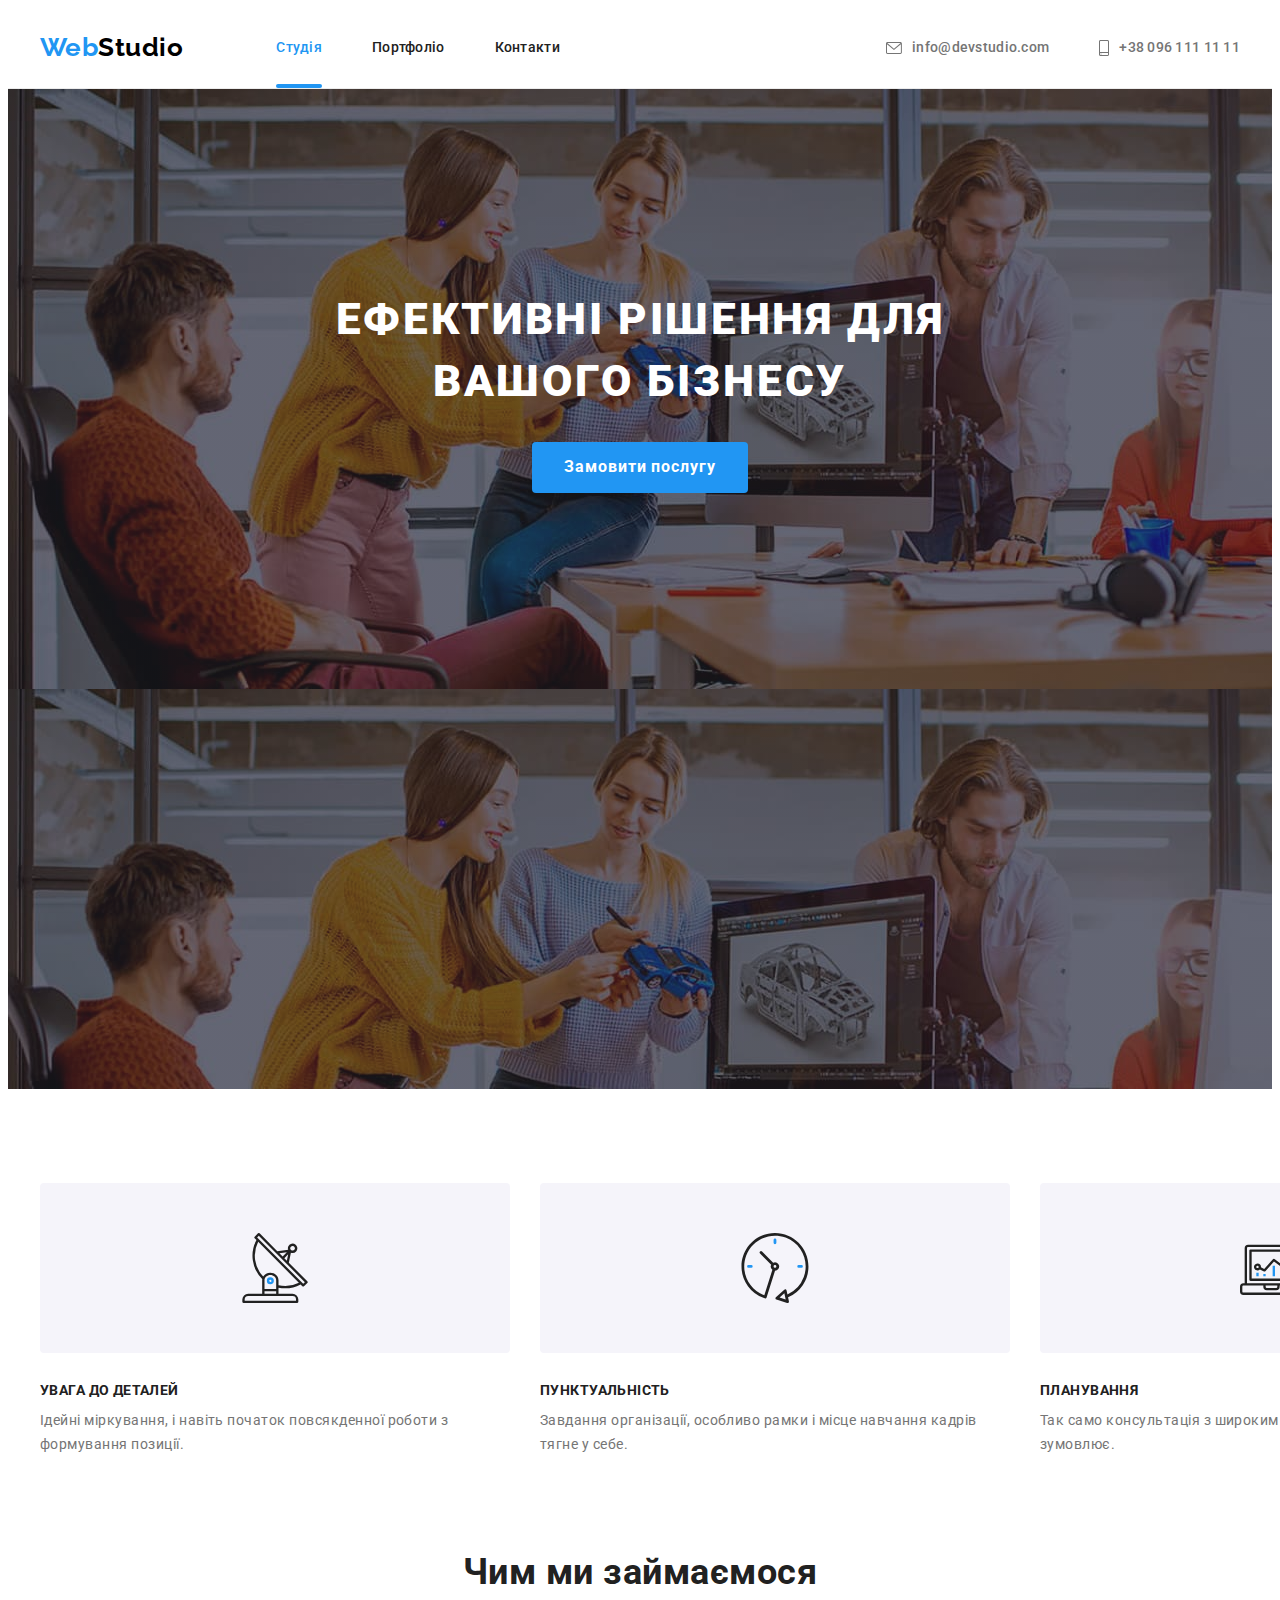
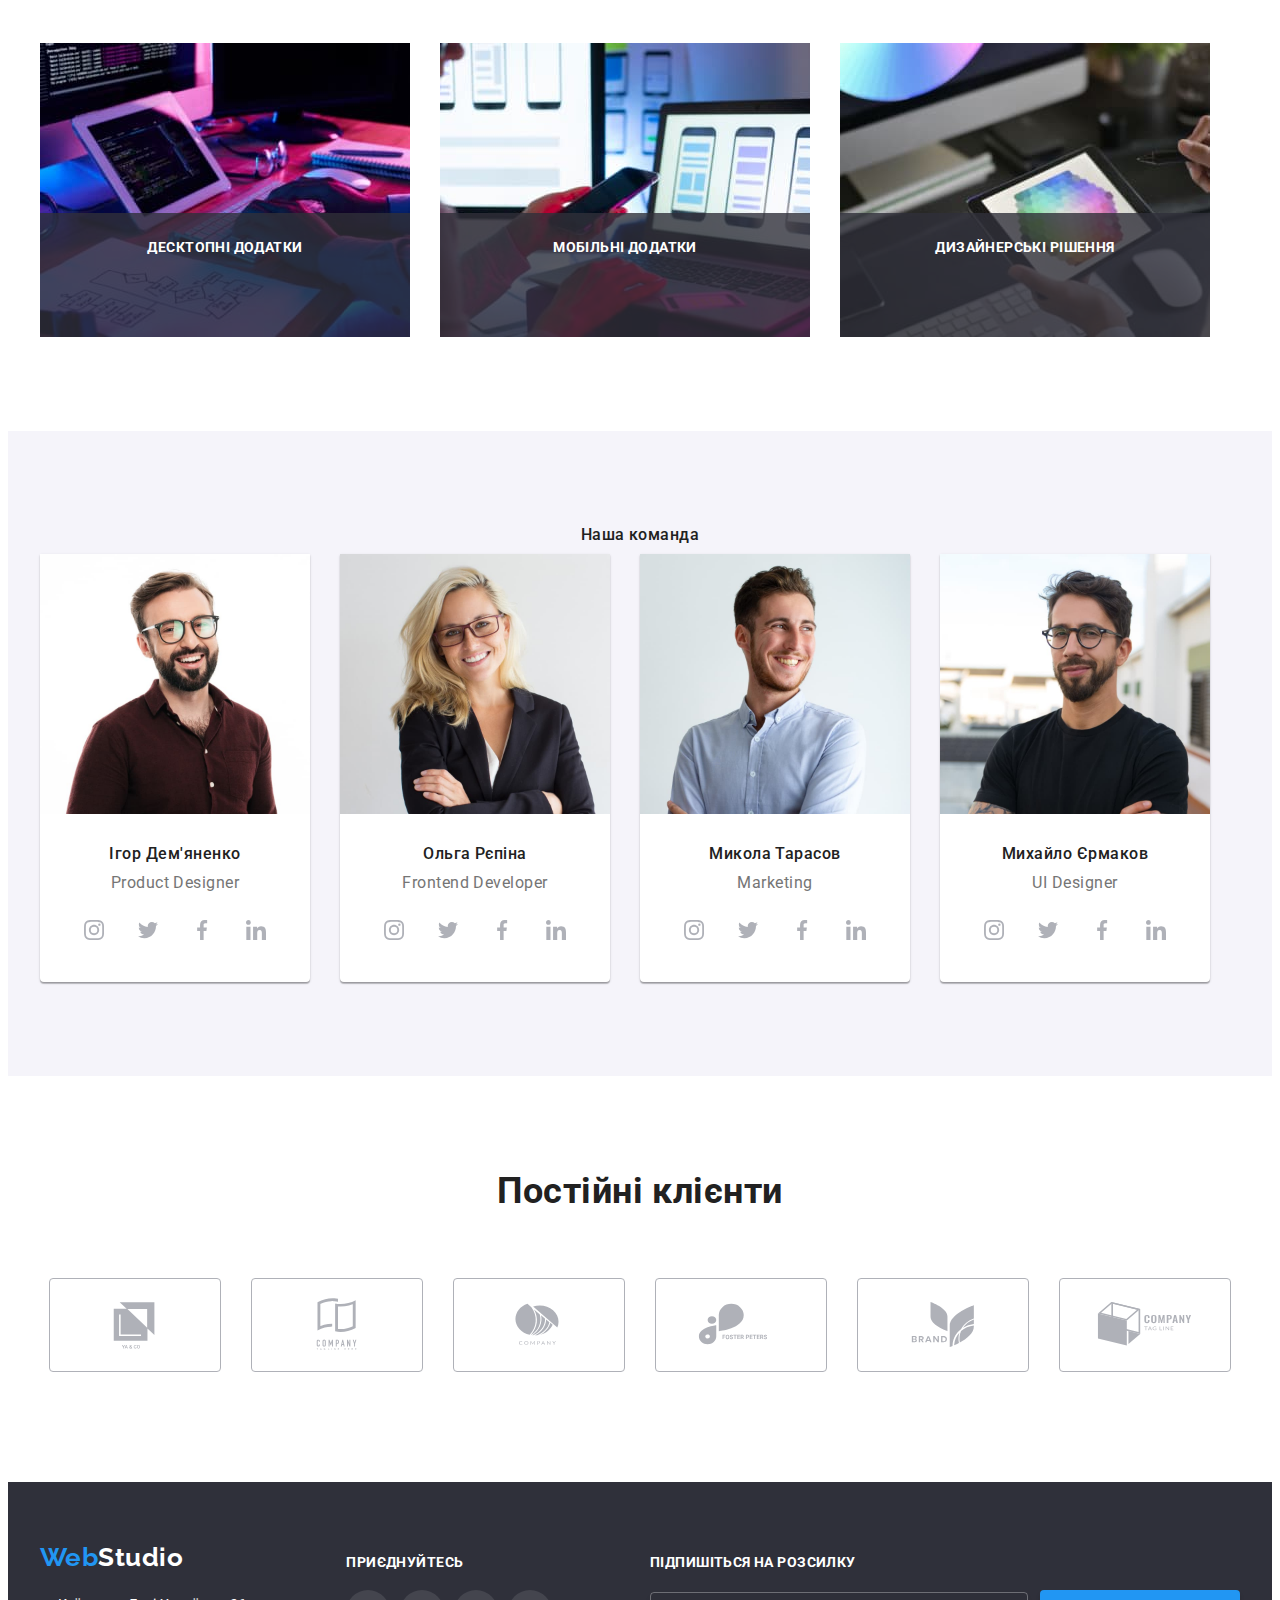
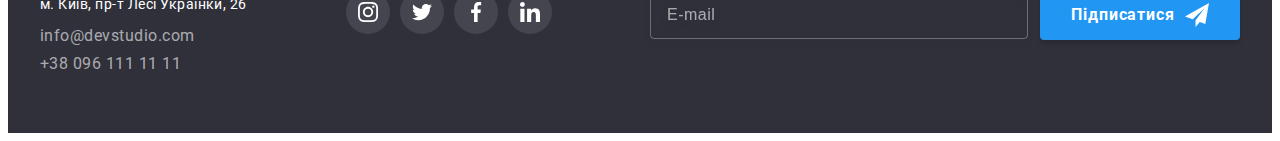
<file: index.html>
<!DOCTYPE html>
<html lang="en">
<head>
    <meta charset="UTF-8">
    <meta http-equiv="X-UA-Compatible" content="IE=edge">
    <meta name="viewport" content="width=device-width, initial-scale=1.0">
    <title>Document</title>
    <link href="https://fonts.googleapis.com/css2?family=Raleway:wght@700&family=Roboto:wght@400;500;700;900&display=swap" rel="stylesheet">
    <link rel="stylesheet" href="https://cdnjs.cloudflare.com/ajax/libs/modern-normalize/1.1.0/modern-normalize.min.css" integrity="sha512-wpPYUAdjBVSE4KJnH1VR1HeZfpl1ub8YT/NKx4PuQ5NmX2tKuGu6U/JRp5y+Y8XG2tV+wKQpNHVUX03MfMFn9Q==" crossorigin="anonymous" referrerpolicy="no-referrer"/>
    <link rel="stylesheet" href="./css/main.min.css">
    <link rel="stylesheet" href="./css/styles.css">
   

</head>
<body class="body">
    <header class="header">
        <div class="header__container container">
        <nav class="nav">
            <a class="header-logo__link" href="./index.html" >Web<span class="header__logo">Studio</span></a>
            <ul class="nav__list list">
                <li class="nav__item"><a href="./index.html" class="nav__link current marker">Студія</a></li>
                <li class="nav__item"><a href="./portfolio.html" class="nav__link">Портфоліо</a></li>
                <li class="nav__item"><a href="" class="nav__link">Контакти</a></li>
            </ul>
        </nav>
    
        <ul class="header-address__list list">
            <li class="header-address__item"><a href="mailto:info@devstudio.com" class="header-address__link">
                <svg class="header-address__icon" width="16" height="12">
                    <use href="./images/symbol-defs2.svg#icon-envelope"></use>
                </svg>
                info@devstudio.com</a>
            </li>
            <li class="header-address__item"><a href="tel:+380961111111" class="header-address__link">
                <svg class="header-address__icon" width="10" height="16">
                    <use href="./images/symbol-defs2.svg#icon-smartphone"></use>
                </svg>
                +38 096 111 11 11</a>
            </li>
        </ul>
    </div>
    </header>
    
    <main>
            <section class="hero">
                <div class="hero__container container">
                <h1 class="hero__title">Ефективні рішення для <br>вашого бізнесу</h1>
                <button class="hero__button" type="button" data-modal-open>Замовити послугу</button>
            </div>
            </section>
    
        <section class="desc">
            <div class="desc__container container">
            <ul class="desc__list list">
                <li class="desc__item">
                    <div class="desc__wrap">
                        <svg class="desc__icon" width="70" height="70">
                            <use href="./images/symbol-defs2.svg#icon-antenna"></use>
                        </svg>
                    </div>
                    <h3 class="desc__title ">УВАГА ДО ДЕТАЛЕЙ</h3>
                    <p class="desc__text">Ідейні міркування, і навіть початок повсякденної роботи з формування позиції.</p>
                    
                </li>
                <li class="desc__item">
                    <div class="desc__wrap">
                        <svg class="desc__icon" width="70" height="70">
                            <use href="./images/symbol-defs2.svg#icon-clock"></use>
                        </svg>
                    </div>
                    <h3 class="desc__title  ">ПУНКТУАЛЬНІСТЬ</h3>
                    <p class="desc__text">Завдання організації, особливо рамки і місце навчання кадрів тягне у себе.</p>
                </li>
                <li class="idesc__item">
                    <div class="desc__wrap">
                        <svg class="desc__icon" width="70" height="70">
                            <use href="./images/symbol-defs2.svg#icon-diagram"></use>
                        </svg>
                    </div>
                    <h3 class="desc__title ">ПЛАНУВАННЯ</h3>
                    <p class="desc__text">Так само консультація з широким активом значною мірою зумовлює.</p>
                </li>
                <li class="desc__item">
                    <div class="desc__wrap">
                        <svg class="desc__icon" width="70" height="70">
                            <use href="./images/symbol-defs2.svg#icon-astrounaut"></use>
                        </svg>
                    </div>
                    <h3 class="desc__title">СУЧАСНІ ТЕХНОЛОГІЇ</h3>
                    <p class="desc__text">Значимість цих проблем настільки очевидна, що реалізація планових завдань.</p>
                </li>
            </ul>
        </div>
        </section>
    
        <section class="images nopadding">
            <div class="images__container container">
            <h2 class="images__title ">Чим ми займаємося</h2>
            <ul class="images__list list">
                <li class="images__item">
                    <div class="images__wrap">
                        <img src="./images/layot.jpg" alt="Розмітка" width="370" height="294">
                        <p class="images__text">Десктопні додатки</p>
                    </div>
                </li>
                <li class="images__item">
                    <div class="images__wrap">
                        <img src="./images/mobile.jpg" alt="Мобільні додатки" width="370" height="294">
                        <p class="images__text">Мобільні додатки</p>
                    </div>
                </li>
                <li class="images__item">
                    <div class="images__wrap">
                        <img src="./images/design.jpg" alt="Дизайн" width="370" height="294">
                        <p class="images__text">Дизайнерські рішення</p>
                    </div>
                </li>
            </ul> 
        </div>
        </section>
    
        <section class="team ">
            <div class="team__container container">
            <h2 class="team__title">Наша команда</h2>
            <ul class="team__list list">
                <li class="team__item">
                    <img src="./images/product_designer.jpg" alt="Дизайнер" width="270" height="260">
                    <div class="team__wrap">
                    <h3 class="team__title">Ігор Дем'яненко</h3>
                    <p class="team__text">Product Designer</p>
                    <ul class="team__aside">           
                        <li class="team__social">
                            <a href="" class="team__link">
                        <svg class="team__icon" width="20" height="20">
                            <use href="./images/symbol-defs2.svg#icon-instagram"></use>
                        </svg></a>
                        </li>
                        <li class="team__social">
                            <a href="" class="team__link">
                        <svg class="team__icon" width="20" height="20">
                            <use href="./images/symbol-defs2.svg#icon-twitter"></use>
                        </svg></a>
                        </li>
                        <li class="team__social">
                            <a href="" class="team__link">
                        <svg class="team__icon" width="20" height="20">
                            <use href="./images/symbol-defs2.svg#icon-facebook"></use>
                        </svg></a>
                        </li>
                        <li class="team__social">
                            <a href="" class="team__link">
                        <svg class="team__icon" width="20" height="20">
                            <use href="./images/symbol-defs2.svg#icon-linkedin"></use>
                        </svg></a>
                        </li>
                    </ul>
                </div>
                </li>
                <li class="team__item">
                    <img src="./images/frontend_developer.jpg" alt="Разработчик" width="270" height="260">
                    <div class="team__wrap">
                    <h3 class="team__title">Ольга Рєпіна</h3>
                    <p class="team__text">Frontend Developer</p>
                    <ul class="team__aside">
                        <li class="team__social">
                            <a href="" class="team__link">
                        <svg class="team__icon" width="20" height="20">
                            <use href="./images/symbol-defs2.svg#icon-instagram"></use>
                        </svg></a>
                        </li>
                        <li class="team__social">
                            <a href="" class="team__link">
                        <svg class="team__icon" width="20" height="20">
                            <use href="./images/symbol-defs2.svg#icon-twitter"></use>
                        </svg></a>
                        </li>
                        <li class="team__social">
                            <a href="" class="team__link">
                        <svg class="team__icon" width="20" height="20">
                            <use href="./images/symbol-defs2.svg#icon-facebook"></use>
                        </svg></a>
                        </li>
                        <li class="team__social">
                            <a href="" class="team__link">
                        <svg class="team__icon" width="20" height="20">
                            <use href="./images/symbol-defs2.svg#icon-linkedin"></use>
                        </svg></a>
                        </li>
                    </ul>
                </div>
                </li>
                <li class="team__item">
                    <img src="./images/marketing.jpg" alt="Маркетинг" width="270" height="260">
                    <div class="team__wrap">
                    <h3 class="team__title">Микола Тарасов</h3>
                    <p class="team__text">Marketing</p>
                    <ul class="team__aside">
                        <li class="team__social">
                            <a href="" class="team__link">
                        <svg class="team__icon" width="20" height="20">
                            <use href="./images/symbol-defs2.svg#icon-instagram"></use>
                        </svg></a>
                        </li>
                        <li class="team__social">
                            <a href="" class="team__link">
                        <svg class="team__icon" width="20" height="20">
                            <use href="./images/symbol-defs2.svg#icon-twitter"></use>
                        </svg></a>
                        </li>
                        <li class="team__social">
                            <a href="" class="team__link">
                        <svg class="team__icon" width="20" height="20">
                            <use href="./images/symbol-defs2.svg#icon-facebook"></use>
                        </svg></a>
                        </li>
                        <li class="team__social">
                            <a href="" class="team__link">
                        <svg class="team__icon" width="20" height="20">
                            <use href="./images/symbol-defs2.svg#icon-linkedin"></use>
                        </svg></a>
                        </li>
                    </ul>
                </div>
                </li>
                <li class="team__item">
                    <img src="./images/ui_designer.jpg" alt="Дизайнер-інтерфейс" width="270" height="260">
                    <div class="team__wrap">
                    <h3 class="team__title">Михайло Єрмаков</h3>
                    <p class="team__text">UI Designer</p>
                    <ul class="team__aside">
                        <li class="team__social">
                            <a href="" class="team__link">
                        <svg class="team__icon" width="20" height="20">
                            <use href="./images/symbol-defs2.svg#icon-instagram"></use>
                        </svg></a>
                        </li>
                        <li class="team__social">
                            <a href="" class="team__link">
                        <svg class="team__icon" width="20" height="20">
                            <use href="./images/symbol-defs2.svg#icon-twitter"></use>
                        </svg></a>
                        </li>
                        <li class="team__social">
                            <a href="" class="team__link">
                        <svg class="team__icon" width="20" height="20">
                            <use href="./images/symbol-defs2.svg#icon-facebook"></use>
                        </svg></a>
                        </li>
                        <li class="team__social">
                            <a href="" class="team__link">
                        <svg class="team__icon" width="20" height="20">
                            <use href="./images/symbol-defs2.svg#icon-linkedin"></use>
                        </svg></a>
                        </li>
                    </ul>
                </div>
                
            </ul>
        </div>
        </section>

        <section class="company">
            <div class="company__container container">
                <h2 class="company__title ">Постійні клієнти</h2>
                <ul class="company__list list">
                    <li class="company__item">
                        <a href="" class="company__link">
                            <svg class="company__icon" width="106" height="60">
                                <use href="./images/symbol-defs2.svg#icon-company1"></use>
                            </svg></a>
                     </li>
                     <li class="company__item">
                        <a href="" class="company__link">
                                <svg class="company__icon" width="106" height="60">
                                    <use href="./images/symbol-defs2.svg#icon-company2"></use>
                                </svg></a>
                    </li>
                     <li class="company__item">
                         <a href="" class="company__link">
                             <svg class="company__icon" width="106" height="60">
                                 <use href="./images/symbol-defs2.svg#icon-company3"></use>
                             </svg></a>
                    </li>
                    <li class="lcompany__item">
                         <a href="" class="company__link">
                             <svg class="company__icon" width="106" height="60">
                                 <use href="./images/symbol-defs2.svg#icon-company4"></use>
                             </svg></a>
                    </li>
                    <li class="company__item">
                         <a href="" class="company__link">
                             <svg class="company__icon" width="106" height="60">
                                 <use href="./images/symbol-defs2.svg#icon-company5"></use>
                            </svg></a>
                    </li>
                     <li class="company__item">
                        <a href="" class="company__link">
                            <svg class="company__icon" width="106" height="60">
                                 <use href="./images/symbol-defs2.svg#icon-company6"></use>
                            </svg></a>
                    </li>
                </ul>
            </div>

        </section>
    </main>

    <footer class="footer">
        <div class="footer__container container">
            <div class="footer-address">
        <a class="footer-logo__link" href="/index.html">Web<span class="footer__logo">Studio</span></a>
        <address class="footer-address__desc">
            <p class="footer-address__text">м. Київ, пр-т Лесі Українки, 26</p>
            <ul class="footer-address__list list">
                <li class="footer-address__item"><a href="mailto:info@devstudio.com" class="footer-address__link">info@devstudio.com</a></li>
                <li class="footer-address__item"><a href="tel:+380961111111" class="footer-address__link">+38 096 111 11 11</a></li>
            </ul>
        </address> 
        </div>
            <div class="navigation">
                <p class="navigation__title">Приєднуйтесь</p>
                <ul class="navigation__list list">
                    <li class="navigation__item">
                        <a href="" class="navigation__link">
                    <svg class="navigation__icon" width="20" height="20">
                        <use href="./images/symbol-defs2.svg#icon-instagram"></use>
                    </svg></a>
                    </li>
                    <li class="navigation__item">
                        <a href="" class="navigation__link">
                    <svg class="navigation__icon" width="20" height="20">
                        <use href="./images/symbol-defs2.svg#icon-twitter"></use>
                    </svg></a>
                    </li>
                    <li class="navigation__item">
                        <a href="" class="navigation__link">
                    <svg class="navigation__icon" width="20" height="20">
                        <use href="./images/symbol-defs2.svg#icon-facebook"></use>
                    </svg></a>
                    </li>
                    <li class="navigation__item">
                        <a href="" class="navigation__link">
                    <svg class="navigation__icon" width="20" height="20">
                        <use href="./images/symbol-defs2.svg#icon-linkedin"></use>
                    </svg></a>
                    </li>
                </ul>
            </div>
            
                <div class="form">
                    <p class="form__title">Підпишіться на розсилку</p>
                    <form class="form-field">
                    <label for="mail"></label>
                    <input class="form-field__input" type="email" name="user_mail" id="mail" placeholder="E-mail">
                    <button type="submit" class="form-field__button">
                        Підписатися
                        <svg class="form-field__icon" width="24" height="24">
                            <use href="./images/symbol-defs2.svg#icon-airplane"></use>
                        </svg>
                    </button>
                </form>
                </div>       
    </div>
    </footer>

    <div class="backdrop is-hidden" data-modal>
        <div class="modal">
            <button class="modal__button" type="button" data-modal-close>
                <svg class="modal__icon" width="11" height="11">
                    <use href="./images/symbol-defs2.svg#icon-button"></use>
                </svg>
            </button>
            <strong class="modal__label">Залиште свої дані, ми вам передзвонимо</strong>
            <form class="modal-form" name="modal_form">

            <div class="modal-form__group" role="group">
                  
                <div class="modal-form__wrapper">
                    <label class="modal-form__label" for="user_name" >Ім'я</label> 
                   <input class="modal-form__field" type="text" name="user_name" id="user_name">
                <svg class="modal-form__icon" width="18" height="18">
                    <use href="./images/symbol-defs2.svg#icon-person"></use>
                </svg>  
            </div>

                <div class="modal-form__wrapper">
                    <label class="modal-form__label" for="user_phone" >Телефон</label> 
                    <input class="modal-form__field" type="tel" name="user_phone" id="user_phone">    
                    <svg class="modal-form__icon" width="18" height="18">
                     <use href="./images/symbol-defs2.svg#icon-phone"></use>
                 </svg>
                 </div>
                   
                <div class="modal-form__wrapper">
                    <label class="modal-form__label" for="user_mail" >Пошта</label> 
                    <input class="modal-form__field" type="text" name="user_mail" id="user_mail">  
                    <svg class="modal-form__icon" width="18" height="18">
                     <use href="./images/symbol-defs2.svg#icon-email"></use>
                 </svg>
                 </div>
                 <div class="modal-form__wrap">
                     <label class="modal-form__label" for="user_message">Коментар</label>  
                     <textarea class="modal-form__message" name="user_message" id="user_message" rows="10" placeholder="Введіть текст"></textarea>
                </div>
                </div>
                <div class="modal-form__agrement" role="group">
                    <input class="modal-form__checkbox" type="checkbox" name="user_agrement" id="user_agrement"/>
                    <span class="checkbox__icon"></span>
                    <label class="modal-form__desc" for="user_agrement">Погоджуюся з розсилкою та приймаю <a class="modal-form__link" href="">Умови договору</a></label> 
                </div>
                <button class="modal-form__button" type="submit">Відправити</button>
            </form>
        </div>
    </div>

    <script src="./js/modal.js"></script>
    
</body>
</html>
</file>
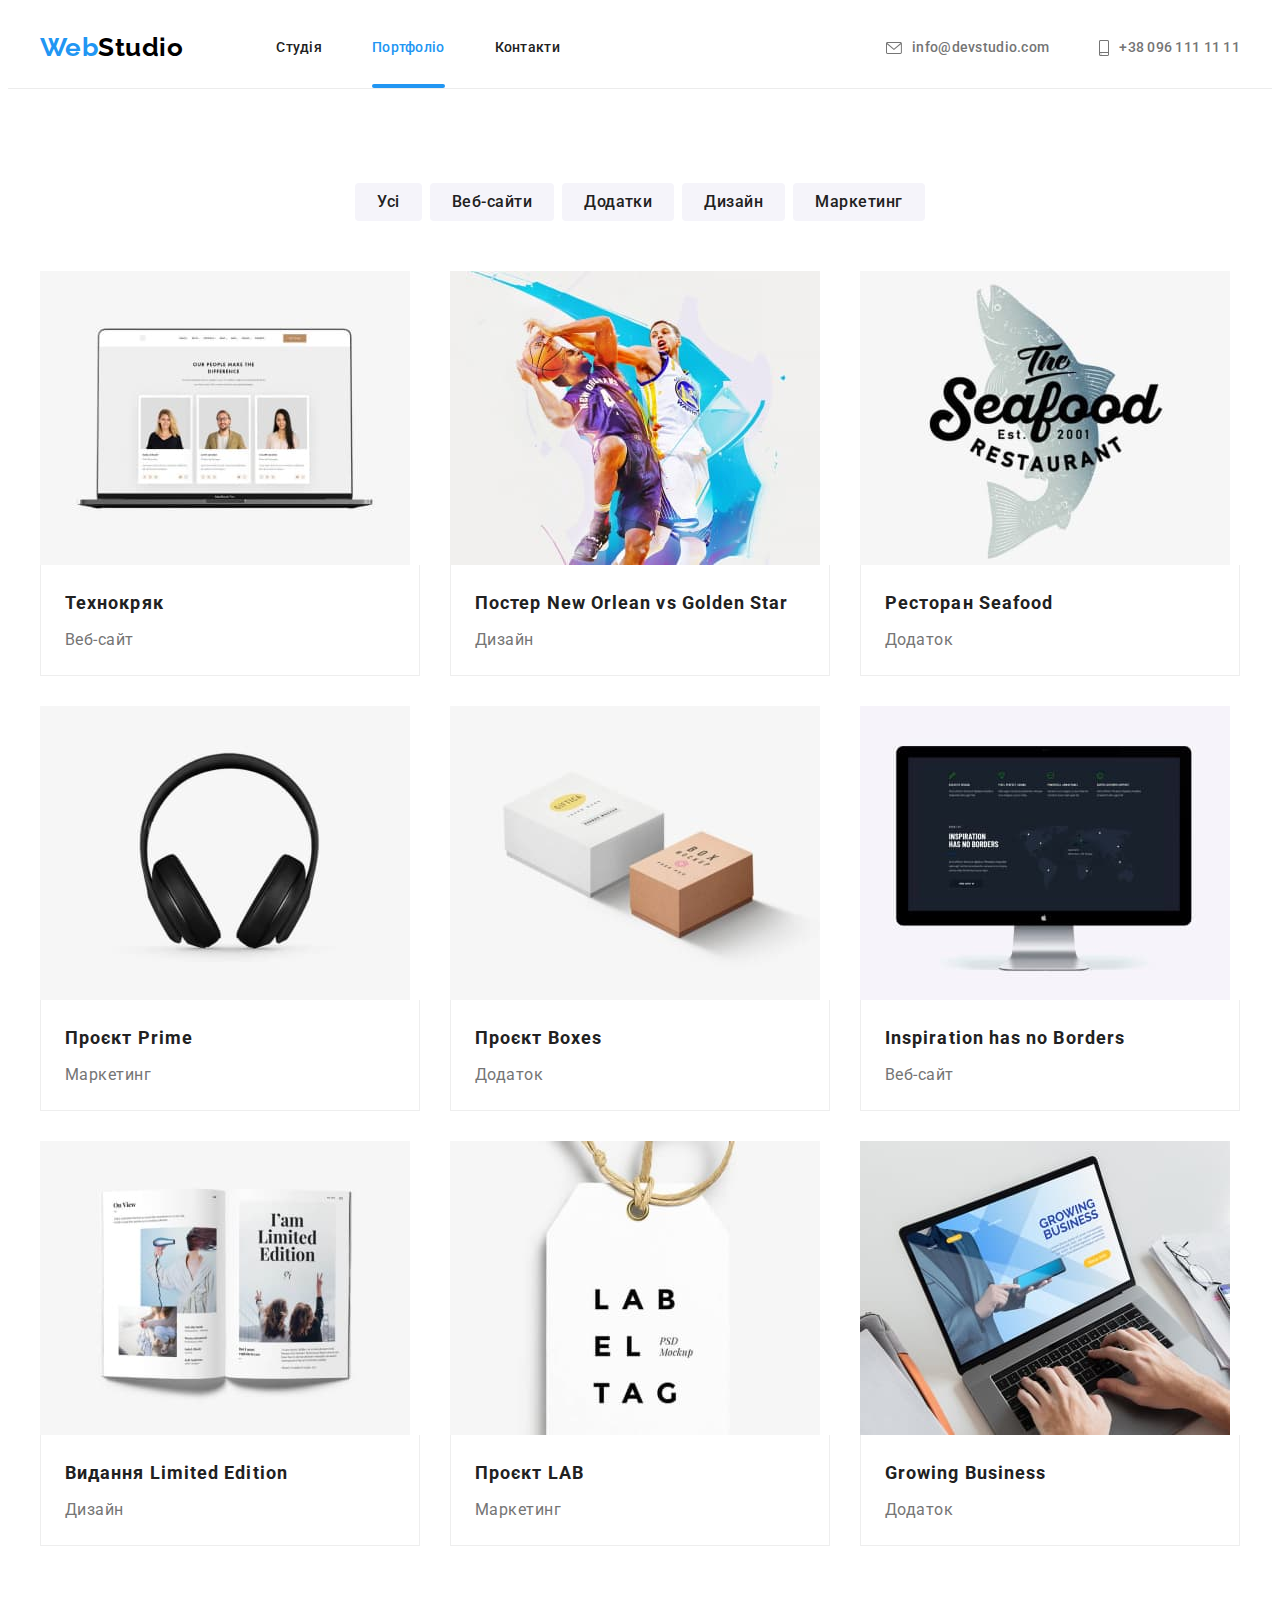
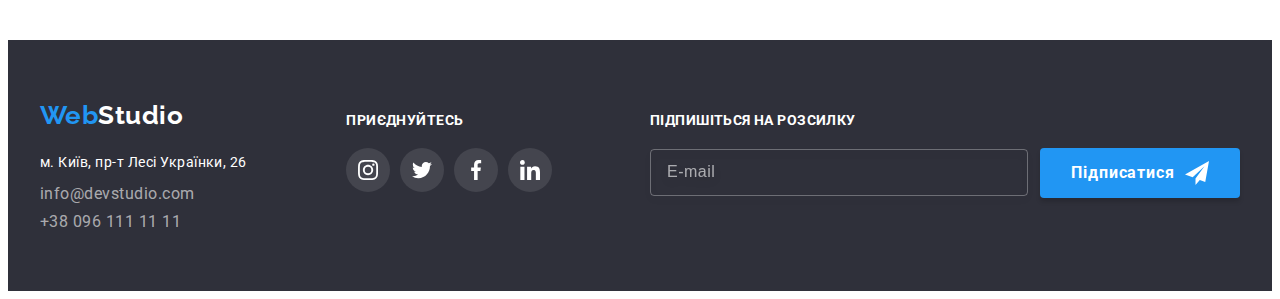
<file: portfolio.html>
<!DOCTYPE html>
<html lang="en">
<head>
    <meta charset="UTF-8">
    <meta http-equiv="X-UA-Compatible" content="IE=edge">
    <meta name="viewport" content="width=device-width, initial-scale=1.0">
    <title>Document</title>
    <link href="https://fonts.googleapis.com/css2?family=Raleway:wght@700&family=Roboto:wght@400;500;700;900&display=swap" rel="stylesheet">
    <link rel="stylesheet" href="https://cdnjs.cloudflare.com/ajax/libs/modern-normalize/1.1.0/modern-normalize.min.css" integrity="sha512-wpPYUAdjBVSE4KJnH1VR1HeZfpl1ub8YT/NKx4PuQ5NmX2tKuGu6U/JRp5y+Y8XG2tV+wKQpNHVUX03MfMFn9Q==" crossorigin="anonymous" referrerpolicy="no-referrer" />
    <link rel="stylesheet" href="./css/main.min.css">
    <link rel="stylesheet" href="./css/styles.css">
    
</head>

<body class="body">
    
    <header class="header">
        <div class="header__container container">
        <nav class="nav">
            <a class="header-logo__link" href="./index.html" >Web<span class="header__logo">Studio</span></a>
            <ul class="nav__list list">
                <li class="nav__item"><a href="./index.html" class="nav__link">Студія</a></li>
                <li class="nav__item"><a href="./portfolio.html" class="nav__link current marker">Портфоліо</a></li>
                <li class="nav__item"><a href="" class="nav__link">Контакти</a></li>
            </ul>
        </nav>
    
        <ul class="header-address__list list">
            <li class="header-address__item"><a href="mailto:info@devstudio.com" class="header-address__link">
                <svg class="header-address__icon" width="16" height="12">
                    <use href="./images/symbol-defs2.svg#icon-envelope"></use>
                </svg>
                info@devstudio.com</a>
            </li>
            <li class="header-address__item"><a href="tel:+380961111111" class="header-address__link">
                <svg class="header-address__icon" width="10" height="16">
                    <use href="./images/symbol-defs2.svg#icon-smartphone"></use>
                </svg>
                +38 096 111 11 11</a>
            </li>
        </ul>
    </div>
    </header>

    <main>
        <section class="portfolio section"> 
            <div class="portfolio__container container">

                <ul class="button-list list">
                   <li class="button-list__item"><button type="button" class="button-list__link">Усі</button></li>
                   <li class="button-list__item"><button type="button" class="button-list__link">Веб-сайти</button></li>
                   <li class="button-list__item"><button type="button" class="button-list__link">Додатки</button></li>
                   <li class="button-list__item"><button type="button" class="button-list__link">Дизайн</button></li>
                   <li class="button-list__item"><button type="button" class="button-list__link">Маркетинг</button></li>
                </ul>
          
                <ul class="project-list list">
                    <li class="project-list__item">
                    <div class="project-list__overlay">
                        <img src="./images/techno.jpg" alt="Технокряк" width="370" height="294">
                    <div class="project-list__text">
                        <p class="project-list__slogan">Ресурс пропонує комплексні пропозиції з різним рівнем функціоналу та сервісів. Все це дозволить відвідувачу отримати вичерпні відомості про компанію чи приватну особу.</p>
                    </div>
                    </div>
                     <div class="project-list__border">
                        <h2 class="project-list__title">Технокряк</h2>
                        <p class="project-list__desc">Веб-сайт</p>
                    </div>
                    </li>
                    <li class="project-list__item">
                        <div class="project-list__overlay">
                        <img src="./images/poster.jpg" alt="Постер" width="370" height="294">
                        <div class="project-list__text">
                            <p class="project-list__slogan">Ресурс пропонує комплексні пропозиції з різним рівнем функціоналу та сервісів. Все це дозволить відвідувачу отримати вичерпні відомості про компанію чи приватну особу.</p>
                        </div>
                        </div>
                    <div class="project-list__border">
                        <h2 class="project-list__title">Постер New Orlean vs Golden Star</h2>
                        <p class="project-list__desc">Дизайн</p>
                    </div>
                    </li>
                    <li class="project-list__item">
                        <div class="project-list__overlay">
                        <img src="./images/seafood.jpg" alt="Ресторан" width="370" height="294">
                        <div class="project-list__text">
                            <p class="project-list__slogan">Ресурс пропонує комплексні пропозиції з різним рівнем функціоналу та сервісів. Все це дозволить відвідувачу отримати вичерпні відомості про компанію чи приватну особу.</p>
                        </div>
                        </div>
                    <div class="project-list__border">
                        <h2 class="project-list__title">Ресторан Seafood</h2>
                        <p class="project-list__desc">Додаток</p>
                    </div>
                    </li>
                    <li class="project-list__item">
                        <div class="project-list__overlay">
                        <img src="./images/prime.jpg" alt="Гаджет" width="370" height="294">
                        <div class="project-list__text">
                            <p class="project-list__slogan">Ресурс пропонує комплексні пропозиції з різним рівнем функціоналу та сервісів. Все це дозволить відвідувачу отримати вичерпні відомості про компанію чи приватну особу.</p>
                        </div>
                        </div>
                    <div class="project-list__border">
                        <h2 class="project-list__title">Проєкт Prime</h2>
                        <p class="project-list__desc">Маркетинг</p>
                    </div>
                    </li>
                    <li class="project-list__item">
                        <div class="project-list__overlay">
                        <img src="./images/boxes.jpg" alt="Коробка" width="370" height="294">
                        <div class="project-list__text">
                            <p class="project-list__slogan">Ресурс пропонує комплексні пропозиції з різним рівнем функціоналу та сервісів. Все це дозволить відвідувачу отримати вичерпні відомості про компанію чи приватну особу.</p>
                        </div>
                        </div>
                    <div class="project-list__border">
                        <h2 class="project-list__title">Проєкт Boxes</h2>
                        <p class="project-list__desc">Додаток</p>
                    </div>
                    </li>
                    <li class="project-list__item">
                        <div class="project-list__overlay">
                        <img src="./images/display.jpg" alt="Дисплей" width="370" height="294">
                        <div class="project-list__text">
                            <p class="project-list__slogan">Ресурс пропонує комплексні пропозиції з різним рівнем функціоналу та сервісів. Все це дозволить відвідувачу отримати вичерпні відомості про компанію чи приватну особу.</p>
                        </div>
                        </div>
                    <div class="project-list__border">
                        <h2 class="project-list__title">Inspiration has no Borders</h2>
                        <p class="project-list__desc">Веб-сайт</p>
                    </div>
                    </li>
                    <li class="project-list__item">
                        <div class="project-list__overlay">
                        <img src="./images/edition.jpg" alt="Видання" width="370" height="294">
                        <div class="project-list__text">
                            <p class="project-list__slogan">Ресурс пропонує комплексні пропозиції з різним рівнем функціоналу та сервісів. Все це дозволить відвідувачу отримати вичерпні відомості про компанію чи приватну особу.</p>
                        </div>
                        </div>
                    <div class="project-list__border">
                        <h2 class="project-list__title">Видання Limited Edition</h2>
                        <p class="project-list__desc"> Дизайн</p>
                    </div>
                    </li>
                    <li class="project-list__item">
                        <div class="project-list__overlay">
                        <img src="./images/project.jpg" alt="Проект" width="370" height="294">
                        <div class="project-list__text">
                            <p class="project-list__slogan">Ресурс пропонує комплексні пропозиції з різним рівнем функціоналу та сервісів. Все це дозволить відвідувачу отримати вичерпні відомості про компанію чи приватну особу.</p>
                        </div>
                        </div>
                    <div class="project-list__border">
                        <h2 class="project-list__title">Проєкт LAB</h2>
                        <p class="project-list__desc">Маркетинг</p>
                    </div>
                    </li>
                    <li class="project-list__item">
                        <div class="project-list__overlay">
                        <img src="./images/business.jpg" alt="Бізнес" width="370" height="294">
                        <div class="project-list__text">
                            <p class="project-list__slogan">Ресурс пропонує комплексні пропозиції з різним рівнем функціоналу та сервісів. Все це дозволить відвідувачу отримати вичерпні відомості про компанію чи приватну особу.</p>
                        </div>
                        </div>
                    <div class="project-list__border">
                        <h2 class="project-list__title">Growing Business</h2>
                        <p class="project-list__desc">Додаток</p>
                    </div>
                    </li>
                </ul>
            </div> 
            </section>
        </main>

    <footer class="footer">
        <div class="footer__container container">
            <div class="footer-address">
        <a class="footer-logo__link" href="/index.html">Web<span class="footer__logo">Studio</span></a>
        <address class="footer-address__desc">
            <p class="footer-address__text">м. Київ, пр-т Лесі Українки, 26</p>
            <ul class="footer-address__list list">
                <li class="footer-address__item"><a href="mailto:info@devstudio.com" class="footer-address__link">info@devstudio.com</a></li>
                <li class="footer-address__item"><a href="tel:+380961111111" class="footer-address__link">+38 096 111 11 11</a></li>
            </ul>
        </address> 
        </div>
            <div class="navigation">
                <p class="navigation__title">Приєднуйтесь</p>
                <ul class="navigation__list list">
                    <li class="navigation__item">
                        <a href="" class="navigation__link">
                    <svg class="navigation__icon" width="20" height="20">
                        <use href="./images/symbol-defs2.svg#icon-instagram"></use>
                    </svg></a>
                    </li>
                    <li class="navigation__item">
                        <a href="" class="navigation__link">
                    <svg class="navigation__icon" width="20" height="20">
                        <use href="./images/symbol-defs2.svg#icon-twitter"></use>
                    </svg></a>
                    </li>
                    <li class="navigation__item">
                        <a href="" class="navigation__link">
                    <svg class="navigation__icon" width="20" height="20">
                        <use href="./images/symbol-defs2.svg#icon-facebook"></use>
                    </svg></a>
                    </li>
                    <li class="navigation__item">
                        <a href="" class="navigation__link">
                    <svg class="navigation__icon" width="20" height="20">
                        <use href="./images/symbol-defs2.svg#icon-linkedin"></use>
                    </svg></a>
                    </li>
                </ul>
            </div>
            
                <div class="form">
                    <p class="form__title">Підпишіться на розсилку</p>
                    <form class="form-field">
                    <label for="mail"></label>
                    <input class="form-field__input" type="email" name="user_mail" id="mail" placeholder="E-mail">
                    <button type="submit" class="form-field__button">
                        Підписатися
                        <svg class="form-field__icon" width="24" height="24">
                            <use href="./images/symbol-defs2.svg#icon-airplane"></use>
                        </svg>
                    </button>
                </form>
                </div>       
    </div>
    </footer>

</body>
</html>
</file>
<file: css/styles.css>
:root{
    --primary-text-color: #757575;
    --title-text-color: #212121;
    --text-accent: #2196F3;
    --secondary-color: #FFFFFF;
    --animation: 250ms cubic-bezier(0.4, 0, 0.2, 1);
} 

.body{
    font-family: Roboto, sans-serif;
    letter-spacing: 0.03em;

    background: var(--secondary-color);
    color: var(--primary-text-color);
} 

 .container{
    width: 1200px;
    padding-left: 15px;
    padding-right: 15px;
    margin-left: auto;
    margin-right: auto; 
} 

h1,
h2,
h3,
p,
ul,
li
{
    margin: 0;
    padding: 0;
}

ul{
    list-style: none;
}

link{
    display: block;
    text-decoration: none;
}

img{
    display: block;
}

.list{
    list-style: none;
    margin: 0;
    padding: 0;
}

/* Header */

/* Logo */

.header{
    border-bottom: 1px solid #ECECEC;
}

.header-logo__link{
    margin-right: 93px;

    font-family: 'Raleway';
    font-weight: 700;
    font-size: 26px;
    line-height: 1.2;
    text-decoration: none; 
    
    color: var(--text-accent);    
}

.header__logo{
    font-family: 'Raleway';
    font-weight: 700;
    font-size: 26px;
    line-height: 1.2;

    color: #000000;
}


/* Navigation */

.header__container{
    display: flex;
    align-items: center;
}

.nav{
    display: flex;
    align-items: center;
}

.nav__list{
    display: flex; 
    gap: 50px; 
} 

.nav__item{
    position: relative;
}

.nav__link{
    display: block;
    padding-top: 32px;
    padding-bottom: 32px;
    
    font-weight: 500;
    font-size: 14px;
    line-height: 1.14;
    letter-spacing: 0.02em;
    text-decoration: none;

    color: var(--title-text-color);

    transition: color var(--animation);
    }

.nav__link:hover,
.nav__link:focus{
    color: var(--text-accent);
}

.nav__link .current{
    color: var(--text-accent);
}

.marker::after{
    content: "";

    position: absolute;
    bottom: 0;
    left: 0;

    width: 100%;
   height: 4px;
   border-radius: 2px;

   background: var(--text-accent);
}

.header-address__list{
 display: flex;
  margin-left: auto;
  gap: 50px;
}

.header-address__item + .item{
margin-left: 50px;
}

.header-address__link{
    display: flex;
    align-items: center;
    gap: 10px;

    font-weight: 500;
    font-size: 14px;
    line-height: 1.14;
    letter-spacing: 0.02em;
    text-decoration: none;

    color: var(--primary-text-color);

    transition: color var(--animation);
}

.header-address__link:hover,
.header-address__link:focus{
    color: var(--text-accent);
}

.header-address__icon{
    fill: currentColor;
}

/* Main */

.hero{
    max-width: 1600px;
    height: 600px;
    margin-right: auto;
    margin-left: auto;
    text-align: center;
    padding: 200px 0;
   
    background-size: cover;
    background-position: center;
    background-repeat: no-repeat;

    background: #C4C4C4; 
    background-image: linear-gradient(
        to right, 
        rgba(47, 48, 58, 0.4), 
        rgba(47, 48, 58, 0.4)), 
        url(../images/team.jpg);
    }

.hero__title{
    margin-bottom: 30px;

    font-weight: 900;
    font-size: 44px;
    line-height: 1.4;
    text-align: center;
    letter-spacing: 0.06em;
    text-transform: uppercase;

    color: var(--secondary-color);
}

.hero__button{
    padding: 10px 32px;
    border-radius: 4px;

    border: none;
    
    font-family: 'Roboto';
    font-weight: 700;
    font-size: 16px;
    line-height: 1.9;
    letter-spacing: 0.06em;
    cursor: pointer;  

    color: var(--secondary-color);
    background: var(--text-accent);

    transition: background-color var(--animation);
}

.hero__button:hover,
.hero__button:focus{
    background-color: #188CE8;
    color: var(--secondary-color);
}



/* Особливості  */
.section{
    padding-top: 94px;
    padding-bottom: 94px;
}

.desc__list{
    display: flex;
    gap: 30px;
}
             
.desc__item{
   flex-basis: calc((100% - 90px) / 4);
}

.desc__wrap{
    display: flex;
    justify-content: center;
    align-items: center;
    width: 270px;
    height: 120px;
    border-radius: 4px; 
    margin-bottom: 30px;
    padding: 25px 100px;

    background: #F5F4FA;
}
  
 .desc__icon{
    align-items: center;

    fill: var(--title-text-color);
}

.desc__title{
    margin-bottom: 10px;

    font-weight: 700;
    font-size: 14px;
    line-height: 1.14;
    letter-spacing: 0.03em;

    color: var(--title-text-color);
}

.desc__text{
    font-size: 14px;
    line-height: 1.71;

    color: var(--primary-text-color);
}

/* Чим ми займаємось */

.nopadding{
    padding-top: 0;
}

.images__title{
    margin-bottom: 50px;
    text-align: center;
    
    font-weight: 700;
    font-size: 36px;
    line-height: 1.17; 
    
    color: var(--title-text-color);
}  

.images__list{
    display: flex;
    gap: 30px;
}
    
.images__item{
    position: relative;
    }

.images__wrap{
    position: relative;
    }
    
.images__text{
    position: absolute;
    bottom: 0;
    left: 0;
    width: 100%;
    height: 70px;

    text-align: center;
    padding-top: 27px;
    padding-bottom: 27px;

    font-weight: 700;
    font-size: 14px;
    line-height: 1.14;
    text-align: center;
    letter-spacing: 0.03em;
    text-transform: uppercase;

    background: rgba(47, 48, 58, 0.8);
    color: var(--secondary-color);
    text-transform: uppercase;
}

/* Наша команда */

.team{
    background: #F5F4FA;
}

.team__title{
    margin-bottom: 50px;
    text-align: center;

    font-weight: 700;
    font-size: 36px;
    line-height: 1.17; 

    color: var(--title-text-color);
}

.team__list {
    display: flex;
    gap: 30px;
}

.team__item{
    box-shadow: 0px 1px 3px rgba(0, 0, 0, 0.12), 0px 1px 1px rgba(0, 0, 0, 0.14), 0px 2px 1px rgba(0, 0, 0, 0.2);
    border-radius: 0px 0px 4px 4px;
    text-align: center;

    background: var(--secondary-color);
} 

.team__wrap{
    padding: 30px 0;
}

.team__title{
    margin-top: 0;
    margin-bottom: 10px;
    text-align: center;
    
    font-weight: 500;
    font-size: 16px;
    line-height: 1.19;

    color: var(--title-text-color);
}

.team__text{
    margin-bottom: 16px;
    font-size: 16px;
    line-height: 1.19;

    color: var(--primary-text-color);
}

.team__aside{
    display: flex;
    align-items: center;
    justify-content: center;
    margin-right: auto;
    margin-left: auto;
    gap: 10px;
}

.team__link{
    display: flex;
    align-items: center;
    justify-content: center;
    border-radius: 50%;
    padding: 12px; 

    background: #FFFFFF;
    color: #AFB1B8;

    transition: background-color var(--animation), color var(--animation);
}

.team__link:hover,
.team__link:focus{
    background: var(--text-accent); 
    color:  var(--secondary-color);
}

.team__icon{
    fill: currentColor;
}

/* Постійні клієнти */

.company__title{
    margin-bottom: 50px;
    text-align: center;

    font-weight: 700;
    font-size: 36px;
    line-height: 1.17; 

    color: var(--title-text-color);
}

.company__list{
    gap: 30px;
    display: flex;
    justify-content: center;
    align-items: center;
    margin-right: auto;
    margin-left: auto;
    padding: 16px 32px;
}
   
.company__link{
    display: flex;
    padding: 16px 32px;
    border-radius: 4px;
    border: 1px solid #AFB1B8;
   
    color: #AFB1B8;

    transition: color var(), border var(--animation);
}

.company__icon{
    fill: currentColor;
}

.company__link{
    display: flex;
    fill: #AFB1B8;
}

.company__link:hover,
.company__link:focus{
    border: 1px solid var(--text-accent);
    color: var(--text-accent);
}


/* Footer */

.footer{
    padding-top: 60px;
    padding-bottom: 60px;
  
    background: #2F303A;
}

.footer__container{
    display: flex;
}

.footer-logo__link {
    margin-right: 93px;

    font-family: 'Raleway';
    font-weight: 700;
    font-size: 26px;
    line-height: 1.2;
    text-decoration: none; 
    
    color: var(--text-accent);    
}

.footer__logo{
    margin-bottom: 20px;
   
    font-family: 'Raleway';
    font-weight: 700;
    font-size: 26px;
    line-height: 1.2;

    color: var(--secondary-color);
}

.footer .logo-link{
    margin-right: 0;
}

.footer-address__desc{
    margin-top: 20px;
}

.footer-address__text{
    margin-bottom: 9px;

    font-size: 14px;
    font-style: normal;
    line-height: 1.71; 

    color: var(--secondary-color);
}

.footer-address__list{
    display: block; 
}

.footer-address__item{
    margin-top: 9px;
}

.footer-address__item:not(:last-child){
    margin-bottom: 9px;
}

.footer-address__link{ 
    text-decoration: none;
    font-style: normal;

    color: rgba(255, 255, 255, 0.6);

    transition: color var(--animation);
}

.footer-address__link:hover,
.footer-address__link:focus{
    color: var(--text-accent);
}

.navigation{
    display: inline-block;
    gap: 10px;
    align-items: center;
    justify-content: center;
    margin-left: 70px;
}

.navigation__title{
    margin-bottom: 20px;
    font-style: normal;
    font-weight: 700;
    font-size: 14px;
    line-height: 16px;
    letter-spacing: 0.03em;
    padding-top: 12px;

    text-transform: uppercase;
    color: var(--secondary-color);
    }

.navigation__list{
    display: flex;
    align-items: center;
    justify-content: center;
    margin-right: auto;
    margin-left: auto;
    gap: 10px;
}

.navigation__link{
    display: flex;
    align-items: center;
    justify-content: center;
    border-radius: 50%;
    padding: 12px;

    background: rgba(255, 255, 255, 0.1);

    transition: background-color var(--animation);
}

.navigation__link:hover,
.navigation__link:focus{
    background: var(--text-accent);
}

.navigation__icon{
    fill: var(--secondary-color);
}

.form {
    display: inline-block;
    align-items: center;
    justify-content: center;
    gap: 12px;
    margin-left: auto;
   
}

.form__title{
    margin-bottom: 20px;
    font-style: normal;
    font-weight: 700;
    font-size: 14px;
    line-height: 16px;
    letter-spacing: 0.03em;
    padding-top: 12px;

    text-transform: uppercase;
    color: var(--secondary-color); 
}

.form-field{
    display: flex;
    align-items: center;
}

.form-field__input {
    display: flex;
    align-items: center;
    width: 358px; 
    padding-top: 15px;
    padding-bottom: 15px; 
    padding-left: 16px; 

    border: 1px solid rgba(255, 255, 255, 0.3);
    filter: drop-shadow(0px 4px 4px rgba(0, 0, 0, 0.15));
    border-radius: 4px;
    outline: 1px solid transparent;
    outline-offset: -1px;

    background: transparent;

    transition: outline-color var(--animation), border var(--animation);
}

.form-field__input::placeholder {
    font-size: 16px;
    line-height: 1.25;
    letter-spacing: 0.03em;

    color: rgba(255, 255, 255, 0.6);
}

.form-field__input:hover,
.form-field__input:focus {
    border: 1px solid var(--text-accent);
    outline-color: var(--text-accent);
}

.form-field__button{
    /* position: relative; */
    display: flex;
    align-items: center;
    justify-content: center;
    gap: 10px;
    width: 200px;
    padding-top: 10px;
    padding-bottom: 10px;
    padding-left: 28px;
    padding-right: 28px;
    margin-left: 12px;

    box-shadow: 0px 4px 4px rgba(0, 0, 0, 0.15);
    border-radius: 4px;
    border: none;
    
    font-weight: 700;
    font-size: 16px;
    line-height: 1.9;
    letter-spacing: 0.06em;
    cursor: pointer;  

    color: var(--secondary-color);
    background: var(--text-accent);

    transition: background-color var(--animation);
}

.form-field__icon {
    fill: #FFFFFF;
}

.form-field__button:hover,
.form-field__button:focus {
    background-color: #188CE8;
    color: var(--secondary-color);
}

/* Модальне вікно */

.backdrop{
    position: fixed;
    top: 0;
    left: 0;
    width: 100%;
    height: 100%;

    background: rgba(0, 0, 0, 0.2);
    
    opacity: 1;
    transition: opacity 1000ms cubic-bezier(0.4, 0, 0.2, 1); 
}

.backdrop.is-hidden{
    opacity: 0;
    pointer-events: none;
    visibility: hidden
}

.backdrop.is-hidden .modal{
  transform: translate(-50%, -50%) scale(0.9);
}

.modal{
    position: absolute;
    top: 50%;
    left: 50%;
    width: 528px;
    height: 581px;
    border-radius: 4px;
    padding: 40px;
    
    background: var(--secondary-color);
    box-shadow: 0px 1px 3px rgba(0, 0, 0, 0.12), 0px 1px 1px rgba(0, 0, 0, 0.14), 0px 2px 1px rgba(0, 0, 0, 0.2);

    transform: translate(-50%, -50%) scale(1);

    transition: var(--animation);  
}

.modal__button{
    position: absolute;
    display: flex;
    align-items: center;
    justify-content: center;
    padding: 9px;
    top: 8px;
    right: 8px;

    background: var(--secondary-color);
    border-radius: 50%;
    border: 1px solid rgba(0, 0, 0, 0.1);
}

.modal__icon{
    fill: #000000;

    transition: var(--animation)
}

.modal__icon:hover{
fill: var(--text-accent)
}

.modal__label {
    display: block;
    margin-bottom: 12px;
   
    font-weight: 700;
    font-size: 20px;
    line-height: 1.15;
    text-align: center;
    letter-spacing: 0.03em;

    color: var(--title-text-color);
}

.modal-form {
    width: 448px;
    margin-right: auto;
    margin-left: auto;
}

.modal-form__wrapper {
    position: relative;
    margin-bottom: 10px;
}

.modal-form__label { 
    display: block;
    margin-bottom: 4px;

    font-weight: 400;
    font-size: 12px;
    line-height: 1.17;
    letter-spacing: 0.01em;

    color: var(--primary-text-color);
}

.modal-form__field {
    width: 100%;
    padding-top: 11px;
    padding-bottom: 11px;
    padding-left: 40px;
    padding-right: 40px;
    border: 1px solid rgba(33, 33, 33, 0.2);
    border-radius: 4px;
    outline: 1px solid transparent;
    outline-offset: -1px;

    transition: outline-color var(--animation), border var(--animation) ;
}

.modal-form__field:hover,
.modal-form__field:focus {
    border: 1px solid var(--text-accent);
    outline-color: var(--text-accent);
} 

.modal-form__icon{
    position: absolute;
    left: 12px;
    top: 50%;
    fill: var(--title-text-color);

    transition: fill var(--animation);
}

.modal-form__field:hover + .modal-form__icon,
.modal-form__field:focus + .modal-form__icon{
    fill: var(--text-accent);
}

.modal-form__wrap {
    margin-bottom: 20px; 
}

.modal-form__message {
    display: block;
    margin-top: 4px;
    width: 100%;
    height: 120px;
    padding: 12px 16px;

    font-size: 12px;
    line-height: 1.17;
    letter-spacing: 0.01em;

    color: rgba(117, 117, 117, 0.5);

    border: 1px solid rgba(33, 33, 33, 0.2);
    border-radius: 4px;
    outline: 1px solid transparent;
    outline-offset: -1px;

    resize: none;

    transition: outline-color var(--animation), border var(--animation);
}

.modal-form__message:hover,
.modal-form__message:focus {
    border: 1px solid var(--text-accent);
    outline-color: var(--text-accent);
}

.modal-form__agrement {
    display: flex;
    align-items: center;
    justify-content: center;
    gap: 8px;
    margin-top: 20px;
    margin-bottom: 30px;
}

.modal-form__checkbox {
     width: 16px;
    height: 15px;
    
    outline: 2px solid transparent;
    outline-offset: -2px;
    border: 2px solid var(--title-text-color); 
    border-radius: 2px;
    background-size: o;
    background-position: center;
    background-repeat: no-repeat;
    
    appearance: none;   
    
    outline-color: 2px solid var(--text-accent);
     transition: background-size var(--animation) , background-position var(--animation), outline var(--animation), border var(--animation);
 }
    
.modal-form__checkbox:checked {
     background-size: 11px 8px;
    outline: 2px solid var(--text-accent);
    border: 2px solid var(--text-accent); 
    background-color: var(--text-accent);
    background-image: url(../images/check.svg);
}
    
.modal-form__desc{
    font-size: 14px;
    line-height: 1.71;
    letter-spacing: 0.03em;

    color: var(--primary-text-color);
}

.modal-form__link {
    font-size: 14px;
    line-height: 1.71;
    letter-spacing: 0.03em;
    text-underline-offset: 3px;

    color: var(--text-accent);
}

.modal-form__button {
    display: flex;
    align-items: center;
    text-align: center;
    margin-left: auto;
    margin-right: auto;

    padding: 10px 52px;
    border-radius: 4px;

    border: none;
    
    font-weight: 700;
    font-size: 16px;
    line-height: 1.9;
    letter-spacing: 0.06em;
    cursor: pointer;  

    color: var(--secondary-color);
    background: var(--text-accent);

    transition:  background-color var(--animation);
}

.modal-form__button:hover{
    background-color: #188CE8;
    box-shadow: 0px 4px 4px rgba(0, 0, 0, 0.15);
    border-radius: 4px;

}

/* Portfolio */

.button-list{
    margin-bottom: 50px;
    display: flex;
    justify-content: center;
}

.button-list__item:not(:last-child){
    margin-right: 8px;
}

.button-list__link{
    border-style: none;
    border-radius: 4px;
    padding: 6px 22px;
    
    cursor: pointer;
    font-weight: 500;
    font-size: 16px;
    line-height: 1.6;
    text-align: center;
    letter-spacing: 0.03em;

    background: #F5F4FA;
    color: var(--title-text-color);

    transition: background-color var(--animation), color var(--animation);
}

.button-list__link:hover,
.button-list__link:focus{
    background: var(--text-accent);
    color: var(--secondary-color);
    box-shadow: 0px 3px 1px rgba(0, 0, 0, 0.1), 0px 1px 2px rgba(0, 0, 0, 0.08), 0px 2px 2px rgba(0, 0, 0, 0.12);
}

.project-list{
    position: relative;
    display: flex;
    flex-wrap: wrap;
    gap: 30px;  
}

.project-list__item{
    position: relative;
    flex-basis: calc((100% - 60px) / 3);  
}

.project-list__item:hover{
    box-shadow: 0px 1px 1px rgb(0 0 0 / 12%), 0px 4px 4px rgb(0 0 0 / 6%), 1px 4px 6px rgb(0 0 0 / 16%);
}

.project-list__overlay{
    position: relative;
    overflow: hidden;
}

.project-list__text{
    /* display: inline-block;
    content: ""; */
    position: absolute;
    top: 0;
    left: 0;
    width: 370px;
    height: 294px;
    background-color: rgba(33, 150, 243, 0.9);

    transform: translateY(100%);
    transition: transform var(--animation);
}

.project-list__item:hover .project-list__text{
    transform: translateY(0);
}

.project-list__slogan{
    position: absolute;
    top: 50%;
    left: 50%;
    width: 322px;
    height: 168px;
    transform: translate(-50%, -50%);

    font-size: 18px;
    line-height: 1.6;

    letter-spacing: 0.03em;
    color: var(--secondary-color);
}

.project-list__title{
    margin-bottom: 4px; 
    font-weight: 700;
    font-size: 18px;
    line-height: 2;
    letter-spacing: 0.06em;

    color: var(--title-text-color);
}

.project-list__desc{
    font-size: 16px;
    line-height: 1.88;

    color: var(--primary-text-color);
}

.project-list__border{
    padding: 20px 24px;

    border: 1px solid #EEEEEE;
    border-top: none;
}




/* основной цвет #212121 */
/* вторичній цвет #757575; */
/* белый #FFFFFF */
/* акцент #2196F3; */
</file>
<file: css/main.min.css>
:root{--main-font:"Roboto", sans-serif;--secondary-font: "Raleway", sans-serif;--primary-text-color: #757575;--title-text-color: #212121;--text-accent: #2196F3;--secondary-color: #FFFFFF;--animation: 250ms cubic-bezier(0.4, 0, 0.2, 1)}h1,h2,h3,p,li{margin:0;padding:0}ul{list-style:none;margin:0;padding:0}.link{display:block;text-decoration:none}.list{list-style:none;margin:0;padding:0}body{font-family:Roboto,sans-serif;letter-spacing:.03em;background:var(--secondary-color);color:var(--primary-text-color)}img{display:block}.container{width:1200px;padding-left:15px;padding-right:15px;margin-left:auto;margin-right:auto}.button,.button-list__link,.modal-form__button,.modal__button,.form-field__button,.hero__button{border-radius:4px;border:none;font-family:"Roboto",sans-serif;font-weight:700;font-size:16px;line-height:1.9;letter-spacing:.06em;cursor:pointer;color:var(--secondary-color);background:var(--text-accent);-webkit-transition:background-color var(--animation);transition:background-color var(--animation)}.button:hover,.button-list__link:hover,.modal-form__button:hover,.modal__button:hover,.form-field__button:hover,.hero__button:hover,.button:focus,.button-list__link:focus,.modal-form__button:focus,.modal__button:focus,.form-field__button:focus,.hero__button:focus{background-color:#188ce8;color:var(--secondary-color)}.hero__button{padding:10px 32px}.form-field__button{display:-webkit-box;display:-ms-flexbox;display:flex;-webkit-box-align:center;-ms-flex-align:center;align-items:center;-webkit-box-pack:center;-ms-flex-pack:center;justify-content:center;gap:10px;width:200px;padding-top:10px;padding-bottom:10px;padding-left:28px;padding-right:28px;margin-left:12px;-webkit-box-shadow:0px 4px 4px rgba(0,0,0,.15);box-shadow:0px 4px 4px rgba(0,0,0,.15)}.modal__button{position:absolute;display:-webkit-box;display:-ms-flexbox;display:flex;-webkit-box-align:center;-ms-flex-align:center;align-items:center;-webkit-box-pack:center;-ms-flex-pack:center;justify-content:center;padding:9px;top:8px;right:8px;background:var(--secondary-color);border-radius:50%;border:1px solid rgba(0,0,0,.1);cursor:pointer}.modal__icon{fill:#000;-webkit-transition:var(--animation);transition:var(--animation)}.modal__icon:hover{fill:var(--text-accent)}.modal-form__button{display:-webkit-box;display:-ms-flexbox;display:flex;-webkit-box-align:center;-ms-flex-align:center;align-items:center;text-align:center;margin-left:auto;margin-right:auto;padding:10px 52px}.modal-form__button:hover{background-color:#188ce8;-webkit-box-shadow:0px 4px 4px rgba(0,0,0,.15);box-shadow:0px 4px 4px rgba(0,0,0,.15);border-radius:4px}.header{border-bottom:1px solid #ececec}.header__container{display:-webkit-box;display:-ms-flexbox;display:flex;-webkit-box-align:center;-ms-flex-align:center;align-items:center}.header-logo__link{margin-right:93px;font-family:"Raleway";font-weight:700;font-size:26px;line-height:1.2;text-decoration:none;color:var(--text-accent)}.header__logo{font-family:"Raleway";font-weight:700;font-size:26px;line-height:1.2;color:#000}.nav{display:-webkit-box;display:-ms-flexbox;display:flex;-webkit-box-align:center;-ms-flex-align:center;align-items:center}.nav__list{display:-webkit-box;display:-ms-flexbox;display:flex;gap:50px}.nav__item{position:relative}.nav__link{display:block;padding-top:32px;padding-bottom:32px;font-weight:500;font-size:14px;line-height:1.14;letter-spacing:.02em;text-decoration:none;color:var(--title-text-color);-webkit-transition:color var(--animation);transition:color var(--animation)}.nav__link:hover,.nav__link:focus{color:var(--text-accent)}.nav__link.current{color:var(--text-accent)}.marker::after{content:"";position:absolute;bottom:0;left:0;width:100%;height:4px;border-radius:2px;background:var(--text-accent)}.header-address__list{display:-webkit-box;display:-ms-flexbox;display:flex;margin-left:auto;gap:50px}.header-address__item+.item{margin-left:50px}.header-address__link{display:-webkit-box;display:-ms-flexbox;display:flex;-webkit-box-align:center;-ms-flex-align:center;align-items:center;gap:10px;font-weight:500;font-size:14px;line-height:1.14;letter-spacing:.02em;text-decoration:none;color:var(--primary-text-color);-webkit-transition:color var(--animation);transition:color var(--animation)}.header-address__link:hover,.header-address__link:focus{color:var(--text-accent)}.header-address__icon{fill:currentColor}.hero{max-width:1600px;height:600px;margin-right:auto;margin-left:auto;text-align:center;padding:200px 0;background-size:cover;background-position:center;background-repeat:no-repeat;background:#c4c4c4;background-image:-webkit-gradient(linear, left top, right top, from(rgba(47, 48, 58, 0.4)), to(rgba(47, 48, 58, 0.4))),url(../images/team.jpg);background-image:linear-gradient(to right, rgba(47, 48, 58, 0.4), rgba(47, 48, 58, 0.4)),url(../images/team.jpg)}.hero__title{margin-bottom:30px;font-weight:900;font-size:44px;line-height:1.4;text-align:center;letter-spacing:.06em;text-transform:uppercase;color:var(--secondary-color)}.desc{padding-top:94px;padding-bottom:94px}.desc__list{display:-webkit-box;display:-ms-flexbox;display:flex;gap:30px}.desc__item{-ms-flex-preferred-size:calc((100% - 90px)/4);flex-basis:calc((100% - 90px)/4)}.desc__wrap{display:-webkit-box;display:-ms-flexbox;display:flex;-webkit-box-pack:center;-ms-flex-pack:center;justify-content:center;-webkit-box-align:center;-ms-flex-align:center;align-items:center;width:270px;height:120px;border-radius:4px;margin-bottom:30px;padding:25px 100px;background:#f5f4fa}.desc__icon{-webkit-box-align:center;-ms-flex-align:center;align-items:center;fill:var(--title-text-color)}.desc__title{margin-bottom:10px;font-weight:700;font-size:14px;line-height:1.14;letter-spacing:.03em;color:var(--title-text-color)}.desc__text{font-size:14px;line-height:1.71;color:var(--primary-text-color)}.nopadding{padding-top:0}.images{padding-top:94px;padding-bottom:94px}.images__title{margin-bottom:50px;text-align:center;font-weight:700;font-size:36px;line-height:1.17;color:var(--title-text-color)}.images__list{display:-webkit-box;display:-ms-flexbox;display:flex;gap:30px}.images__item{position:relative}.images__wrap{position:relative}.images__text{position:absolute;bottom:0;left:0;width:100%;height:70px;text-align:center;padding-top:27px;padding-bottom:27px;font-weight:700;font-size:14px;line-height:1.14;text-align:center;letter-spacing:.03em;text-transform:uppercase;background:rgba(47,48,58,.8);color:var(--secondary-color);text-transform:uppercase}.team{padding-top:94px;padding-bottom:94px;background:#f5f4fa}.team__title{margin-bottom:50px;text-align:center;font-weight:700;font-size:36px;line-height:1.17;color:var(--title-text-color)}.team__list{display:-webkit-box;display:-ms-flexbox;display:flex;gap:30px}.team__item{-webkit-box-shadow:0px 1px 3px rgba(0,0,0,.12),0px 1px 1px rgba(0,0,0,.14),0px 2px 1px rgba(0,0,0,.2);box-shadow:0px 1px 3px rgba(0,0,0,.12),0px 1px 1px rgba(0,0,0,.14),0px 2px 1px rgba(0,0,0,.2);border-radius:0px 0px 4px 4px;text-align:center;background:var(--secondary-color)}.team__wrap{padding:30px 0}.team__title{margin-top:0;margin-bottom:10px;text-align:center;font-weight:500;font-size:16px;line-height:1.19;color:var(--title-text-color)}.team__text{margin-bottom:16px;font-size:16px;line-height:1.19;color:var(--primary-text-color)}.team__aside{display:-webkit-box;display:-ms-flexbox;display:flex;-webkit-box-align:center;-ms-flex-align:center;align-items:center;-webkit-box-pack:center;-ms-flex-pack:center;justify-content:center;margin-right:auto;margin-left:auto;gap:10px}.team__link{display:-webkit-box;display:-ms-flexbox;display:flex;-webkit-box-align:center;-ms-flex-align:center;align-items:center;-webkit-box-pack:center;-ms-flex-pack:center;justify-content:center;border-radius:50%;padding:12px;background:#fff;color:#afb1b8;-webkit-transition:background-color var(--animation),color var(--animation);transition:background-color var(--animation),color var(--animation)}.team__link:hover,.team__link:focus{background:var(--text-accent);color:var(--secondary-color)}.team__icon{fill:currentColor}.company{padding-top:94px;padding-bottom:94px}.company__title{margin-bottom:50px;text-align:center;font-weight:700;font-size:36px;line-height:1.17;color:var(--title-text-color)}.company__list{gap:30px;display:-webkit-box;display:-ms-flexbox;display:flex;-webkit-box-pack:center;-ms-flex-pack:center;justify-content:center;-webkit-box-align:center;-ms-flex-align:center;align-items:center;margin-right:auto;margin-left:auto;padding:16px 32px}.company__link{display:-webkit-box;display:-ms-flexbox;display:flex;padding:16px 32px;border-radius:4px;border:1px solid #afb1b8;color:#afb1b8;-webkit-transition:color var(),border var(--animation);transition:color var(),border var(--animation)}.company__icon{fill:currentColor}.company__link{display:-webkit-box;display:-ms-flexbox;display:flex;fill:#afb1b8}.company__link:hover,.company__link:focus{border:1px solid var(--text-accent);color:var(--text-accent)}.footer{padding-top:60px;padding-bottom:60px;background:#2f303a}.footer__container{display:-webkit-box;display:-ms-flexbox;display:flex}.footer-logo__link{margin-right:0;font-family:"Raleway";font-weight:700;font-size:26px;line-height:1.2;text-decoration:none;color:var(--text-accent)}.footer__logo{margin-bottom:20px;font-family:"Raleway";font-weight:700;font-size:26px;line-height:1.2;color:var(--secondary-color)}.footer-address__desc{margin-top:20px}.footer-address__text{margin-bottom:9px;font-size:14px;font-style:normal;line-height:1.71;color:var(--secondary-color)}.footer-address__list{display:block}.footer-address__item{margin-top:9px}.footer-address__item:not(:last-child){margin-bottom:9px}.footer-address__link{text-decoration:none;font-style:normal;color:rgba(255,255,255,.6);-webkit-transition:color var(--animation);transition:color var(--animation)}.footer-address__link:hover,.footer-address__link:focus{color:var(--text-accent)}.navigation{display:inline-block;gap:10px;-webkit-box-align:center;-ms-flex-align:center;align-items:center;-webkit-box-pack:center;-ms-flex-pack:center;justify-content:center;margin-left:70px}.navigation__title{margin-bottom:20px;font-style:normal;font-weight:700;font-size:14px;line-height:16px;letter-spacing:.03em;padding-top:12px;text-transform:uppercase;color:var(--secondary-color)}.navigation__list{display:-webkit-box;display:-ms-flexbox;display:flex;-webkit-box-align:center;-ms-flex-align:center;align-items:center;-webkit-box-pack:center;-ms-flex-pack:center;justify-content:center;margin-right:auto;margin-left:auto;gap:10px}.navigation__link{display:-webkit-box;display:-ms-flexbox;display:flex;-webkit-box-align:center;-ms-flex-align:center;align-items:center;-webkit-box-pack:center;-ms-flex-pack:center;justify-content:center;border-radius:50%;padding:12px;background:rgba(255,255,255,.1);-webkit-transition:background-color var(--animation);transition:background-color var(--animation)}.navigation__link:hover,.navigation__link:focus{background:var(--text-accent)}.navigation__icon{fill:var(--secondary-color)}.form{display:inline-block;-webkit-box-align:center;-ms-flex-align:center;align-items:center;-webkit-box-pack:center;-ms-flex-pack:center;justify-content:center;gap:12px;margin-left:auto}.form__title{margin-bottom:20px;font-style:normal;font-weight:700;font-size:14px;line-height:16px;letter-spacing:.03em;padding-top:12px;text-transform:uppercase;color:var(--secondary-color)}.form-field{display:-webkit-box;display:-ms-flexbox;display:flex;-webkit-box-align:center;-ms-flex-align:center;align-items:center}.form-field__input{display:-webkit-box;display:-ms-flexbox;display:flex;-webkit-box-align:center;-ms-flex-align:center;align-items:center;width:358px;padding-top:15px;padding-bottom:15px;padding-left:16px;border:1px solid rgba(255,255,255,.3);-webkit-filter:drop-shadow(0px 4px 4px rgba(0, 0, 0, 0.15));filter:drop-shadow(0px 4px 4px rgba(0, 0, 0, 0.15));border-radius:4px;outline:1px solid rgba(0,0,0,0);outline-offset:-1px;background:rgba(0,0,0,0);-webkit-transition:outline-color var(--animation),border var(--animation);transition:outline-color var(--animation),border var(--animation)}.form-field__input::-webkit-input-placeholder{font-size:16px;line-height:1.25;letter-spacing:.03em;color:rgba(255,255,255,.6)}.form-field__input::-moz-placeholder{font-size:16px;line-height:1.25;letter-spacing:.03em;color:rgba(255,255,255,.6)}.form-field__input:-ms-input-placeholder{font-size:16px;line-height:1.25;letter-spacing:.03em;color:rgba(255,255,255,.6)}.form-field__input::-ms-input-placeholder{font-size:16px;line-height:1.25;letter-spacing:.03em;color:rgba(255,255,255,.6)}.form-field__input::placeholder{font-size:16px;line-height:1.25;letter-spacing:.03em;color:rgba(255,255,255,.6)}.form-field__input:hover,.form-field__input:focus{border:1px solid var(--text-accent);outline-color:var(--text-accent)}.form-field__icon{fill:#fff}.backdrop{position:fixed;top:0;left:0;width:100%;height:100%;background:rgba(0,0,0,.2);opacity:1;-webkit-transition:opacity 1000ms cubic-bezier(0.4, 0, 0.2, 1);transition:opacity 1000ms cubic-bezier(0.4, 0, 0.2, 1)}.backdrop.is-hidden{opacity:0;pointer-events:none;visibility:hidden}.backdrop.is-hidden .modal{-webkit-transform:translate(-50%, -50%) scale(0.9);transform:translate(-50%, -50%) scale(0.9)}.modal{position:absolute;top:50%;left:50%;width:528px;height:581px;border-radius:4px;padding:40px;background:var(--secondary-color);-webkit-box-shadow:0px 1px 3px rgba(0,0,0,.12),0px 1px 1px rgba(0,0,0,.14),0px 2px 1px rgba(0,0,0,.2);box-shadow:0px 1px 3px rgba(0,0,0,.12),0px 1px 1px rgba(0,0,0,.14),0px 2px 1px rgba(0,0,0,.2);-webkit-transform:translate(-50%, -50%) scale(1);transform:translate(-50%, -50%) scale(1);-webkit-transition:var(--animation);transition:var(--animation)}.modal__label{display:block;margin-bottom:12px;font-weight:700;font-size:20px;line-height:1.15;text-align:center;letter-spacing:.03em;color:var(--title-text-color)}.modal-form{width:448px;margin-right:auto;margin-left:auto}.modal-form__wrapper{position:relative;margin-bottom:10px}.modal-form__label{display:block;margin-bottom:4px;font-weight:400;font-size:12px;line-height:1.17;letter-spacing:.01em;color:var(--primary-text-color)}.modal-form__field{width:100%;padding-top:11px;padding-bottom:11px;padding-left:40px;padding-right:40px;border:1px solid rgba(33,33,33,.2);border-radius:4px;outline:1px solid rgba(0,0,0,0);outline-offset:-1px;-webkit-transition:outline-color var(--animation),border var(--animation);transition:outline-color var(--animation),border var(--animation)}.modal-form__field:hover,.modal-form__field:focus{border:1px solid var(--text-accent);outline-color:var(--text-accent)}.modal-form__field:hover+.modal-form__icon,.modal-form__field:focus+.modal-form__icon{fill:var(--text-accent)}.modal-form__icon{position:absolute;left:12px;top:50%;fill:var(--title-text-color);-webkit-transition:fill var(--animation);transition:fill var(--animation)}.modal-form__wrap{margin-bottom:20px}.modal-form__message{display:block;margin-top:4px;width:100%;height:120px;padding:12px 16px;font-size:12px;line-height:1.17;letter-spacing:.01em;color:rgba(117,117,117,.5);border:1px solid rgba(33,33,33,.2);border-radius:4px;outline:1px solid rgba(0,0,0,0);outline-offset:-1px;resize:none;-webkit-transition:outline-color var(--animation),border var(--animation);transition:outline-color var(--animation),border var(--animation)}.modal-form__message:hover,.modal-form__message:focus{border:1px solid var(--text-accent);outline-color:var(--text-accent)}.modal-form__agrement{display:-webkit-box;display:-ms-flexbox;display:flex;-webkit-box-align:center;-ms-flex-align:center;align-items:center;-webkit-box-pack:center;-ms-flex-pack:center;justify-content:center;gap:8px;margin-top:20px;margin-bottom:30px}.modal-form__checkbox{width:16px;height:15px;outline:2px solid rgba(0,0,0,0);outline-offset:-2px;border:2px solid var(--title-text-color);border-radius:2px;background-size:o;background-position:center;background-repeat:no-repeat;-webkit-appearance:none;-moz-appearance:none;appearance:none;outline-color:2px solid var(--text-accent);-webkit-transition:background-size var(--animation),background-position var(--animation),outline var(--animation),border var(--animation);transition:background-size var(--animation),background-position var(--animation),outline var(--animation),border var(--animation)}.modal-form__checkbox:checked{background-size:11px 8px;outline:2px solid var(--text-accent);border:2px solid var(--text-accent);background-color:var(--text-accent);background-image:url(../images/check.svg)}.modal-form__desc{font-size:14px;line-height:1.71;letter-spacing:.03em;color:var(--primary-text-color)}.modal-form__link{font-size:14px;line-height:1.71;letter-spacing:.03em;text-underline-offset:3px;color:var(--text-accent)}.button-list{margin-bottom:50px;display:-webkit-box;display:-ms-flexbox;display:flex;-webkit-box-pack:center;-ms-flex-pack:center;justify-content:center}.button-list__item:not(:last-child){margin-right:8px}.button-list__link{padding:6px 22px;background:#f5f4fa;color:var(--title-text-color);-webkit-transition:background-color var(--animation),color var(--animation);transition:background-color var(--animation),color var(--animation)}.button-list__link:hover,.button-list__link:focus{background:var(--text-accent);color:var(--secondary-color);-webkit-box-shadow:0px 3px 1px rgba(0,0,0,.1),0px 1px 2px rgba(0,0,0,.08),0px 2px 2px rgba(0,0,0,.12);box-shadow:0px 3px 1px rgba(0,0,0,.1),0px 1px 2px rgba(0,0,0,.08),0px 2px 2px rgba(0,0,0,.12)}.project-list{position:relative;display:-webkit-box;display:-ms-flexbox;display:flex;-ms-flex-wrap:wrap;flex-wrap:wrap;gap:30px}.project-list__item{position:relative;-ms-flex-preferred-size:calc((100% - 60px)/3);flex-basis:calc((100% - 60px)/3)}.project-list__item:hover{-webkit-box-shadow:0px 1px 1px rgba(0,0,0,.12),0px 4px 4px rgba(0,0,0,.06),1px 4px 6px rgba(0,0,0,.16);box-shadow:0px 1px 1px rgba(0,0,0,.12),0px 4px 4px rgba(0,0,0,.06),1px 4px 6px rgba(0,0,0,.16)}.project-list__item:hover .project-list__text{-webkit-transform:translateY(0);transform:translateY(0)}.project-list__overlay{position:relative;overflow:hidden}.project-list__text{position:absolute;top:0;left:0;width:370px;height:294px;background-color:rgba(33,150,243,.9);-webkit-transform:translateY(100%);transform:translateY(100%);-webkit-transition:-webkit-transform var(--animation);transition:-webkit-transform var(--animation);transition:transform var(--animation);transition:transform var(--animation), -webkit-transform var(--animation)}.project-list__slogan{position:absolute;top:50%;left:50%;width:322px;height:168px;-webkit-transform:translate(-50%, -50%);transform:translate(-50%, -50%);font-size:18px;line-height:1.6;letter-spacing:.03em;color:var(--secondary-color)}.project-list__title{margin-bottom:4px;font-weight:700;font-size:18px;line-height:2;letter-spacing:.06em;color:var(--title-text-color)}.project-list__desc{font-size:16px;line-height:1.88;color:var(--primary-text-color)}.project-list__border{padding:20px 24px;border:1px solid #eee;border-top:none}/*# sourceMappingURL=main.min.css.map */
</file>
